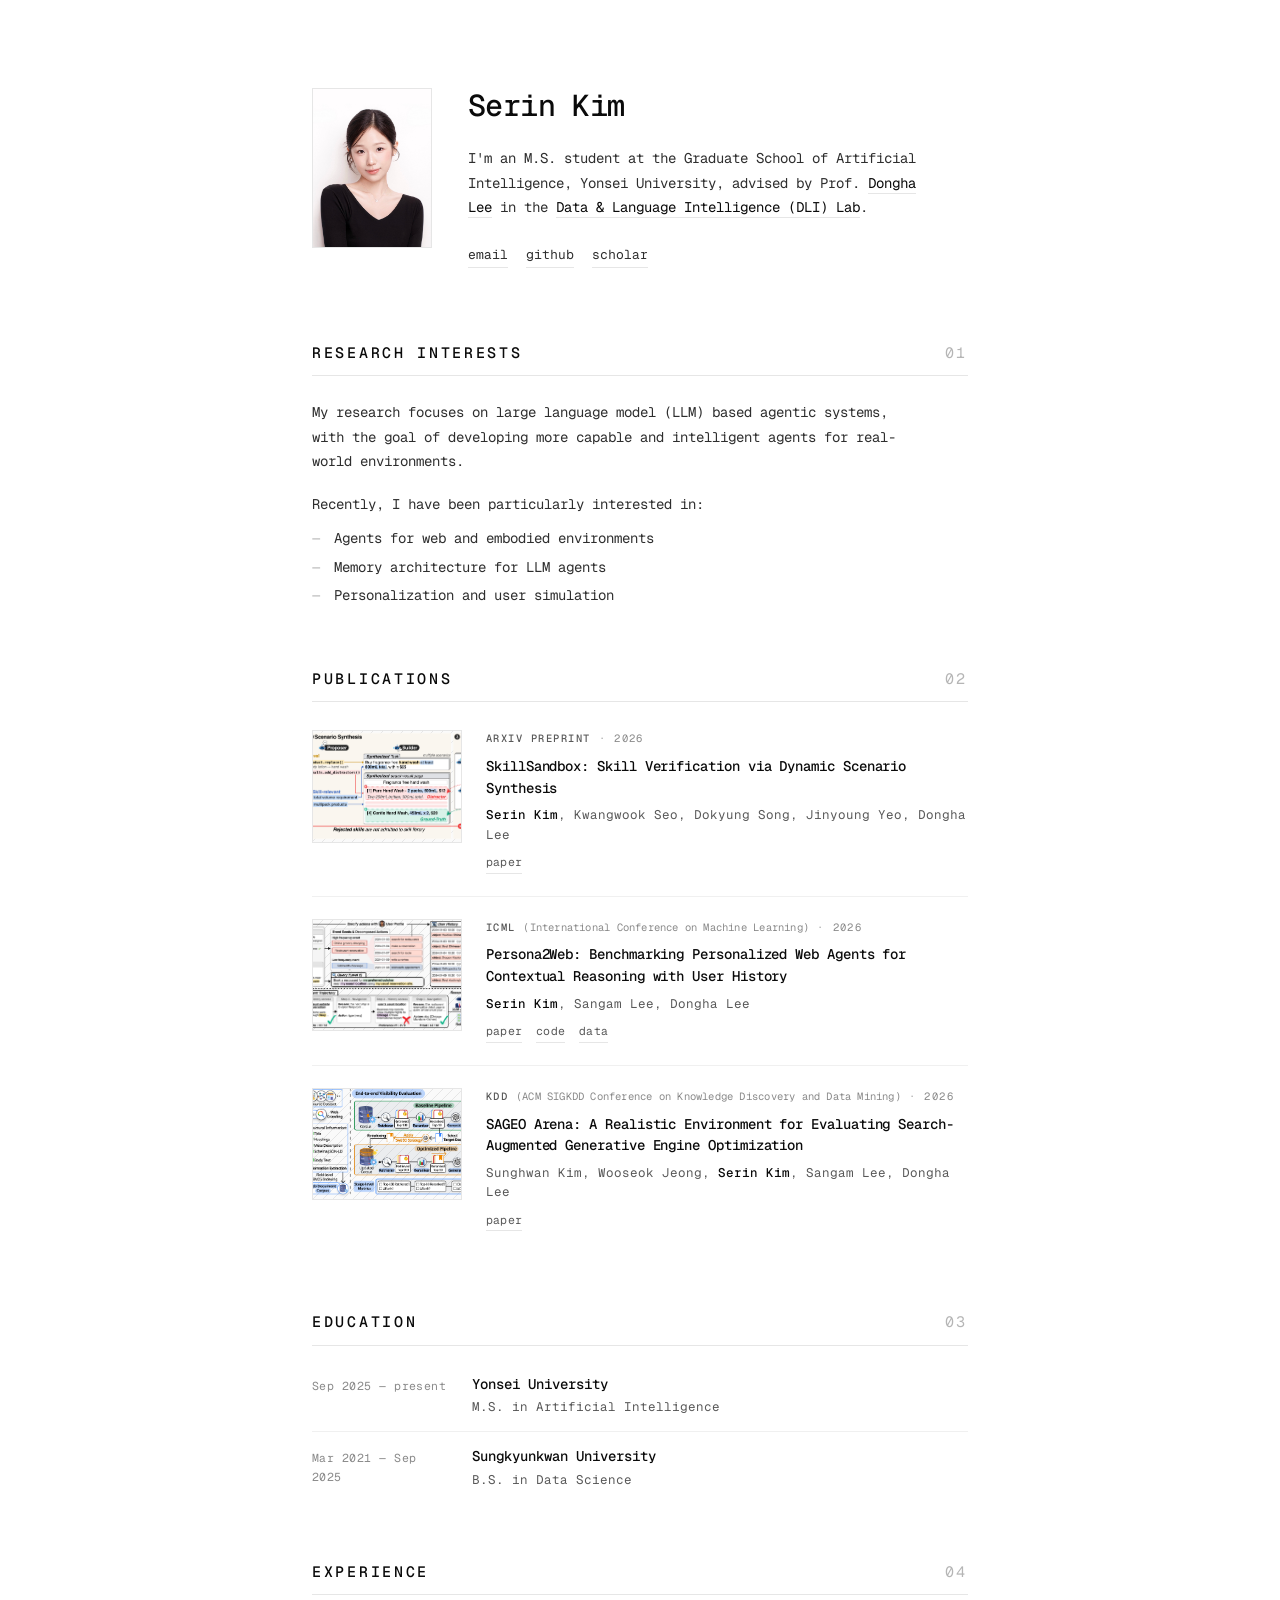
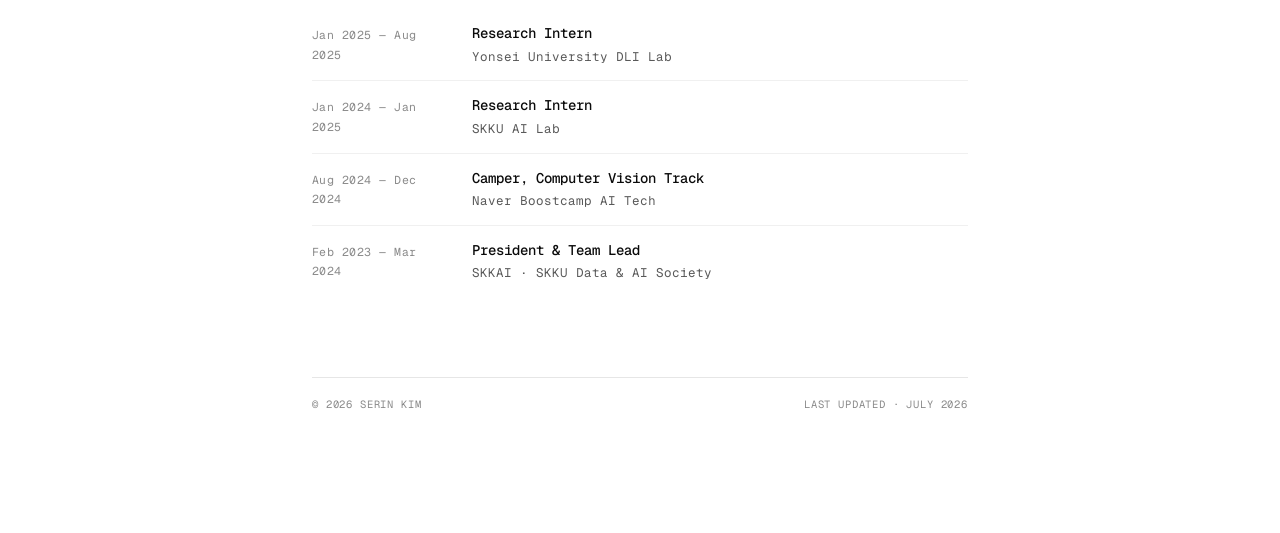
<file: index.html>
<!DOCTYPE html>
<html lang="en">
<head>
<meta charset="UTF-8" />
<meta name="viewport" content="width=device-width, initial-scale=1.0" />
<title>Serin Kim — AI Researcher</title>
<meta name="description" content="Personal page of Serin Kim, AI/NLP researcher working on personalized web agents and agent memory." />

<!-- Geist Mono only -->
<link rel="preconnect" href="https://fonts.googleapis.com" />
<link rel="preconnect" href="https://fonts.gstatic.com" crossorigin />
<link href="https://fonts.googleapis.com/css2?family=Geist+Mono:wght@300;400;500;600&display=swap" rel="stylesheet" />

<style>
  :root {
    --bg:        #FFFFFF;
    --ink:       #0A0A0A;
    --ink-2:     #2E2E2E;
    --ink-3:     #595959;
    --ink-4:     #8A8A8A;
    --ink-5:     #B5B5B5;
    --rule:      #E6E6E6;
    --rule-soft: #F0F0F0;
    --placeholder: #FAFAFA;
    --mono:      "Geist Mono", ui-monospace, "SF Mono", Menlo, monospace;
  }

  * { box-sizing: border-box; }
  html { scroll-behavior: smooth; }

  body {
    margin: 0;
    background: var(--bg);
    color: var(--ink);
    font-family: var(--mono);
    font-size: 14px;
    line-height: 1.7;
    font-weight: 400;
    -webkit-font-smoothing: antialiased;
    text-rendering: optimizeLegibility;
  }

  ::selection { background: var(--ink); color: var(--bg); }

  a {
    color: var(--ink);
    text-decoration: none;
    border-bottom: 1px solid var(--ink-5);
    padding-bottom: 1px;
    transition: border-color .15s ease, color .15s ease;
  }
  a:hover { border-bottom-color: var(--ink); }

  .wrap {
    max-width: 720px;
    margin: 0 auto;
    padding: 88px 32px 120px;
  }

  /* ============== HEADER ============== */
  header.hero {
    margin-bottom: 72px;
    display: grid;
    grid-template-columns: 120px 1fr;
    gap: 36px;
    align-items: start;
    animation: fade-up .6s ease both;
  }

  .hero-photo {
    width: 120px;
    height: 160px;
    border: 1px solid var(--rule);
    overflow: hidden;
    background: var(--placeholder);
    /* tiny placeholder pattern so the empty box looks intentional */
    background-image:
      linear-gradient(135deg, transparent 49.5%, var(--rule) 49.5% 50.5%, transparent 50.5%);
    background-size: 12px 12px;
    position: relative;
  }
  .hero-photo img {
    width: 100%;
    height: 100%;
    object-fit: cover;
    display: block;
  }

  h1.name {
    font-family: var(--mono);
    font-weight: 500;
    font-size: 30px;
    letter-spacing: -0.02em;
    line-height: 1.2;
    margin: 0 0 22px;
    color: var(--ink);
  }

  .tagline {
    font-size: 14px;
    line-height: 1.75;
    color: var(--ink-2);
    max-width: 56ch;
    margin: 0;
  }
  .tagline a {
    color: var(--ink);
    border-bottom: 1px solid var(--rule);
  }
  .tagline a:hover {
    border-bottom-color: var(--ink);
  }

  .links {
    margin-top: 24px;
    display: flex;
    flex-wrap: wrap;
    gap: 6px 18px;
    font-size: 13px;
  }
  .links a {
    border-bottom: 1px solid var(--rule);
    color: var(--ink-2);
  }
  .links a:hover { color: var(--ink); border-bottom-color: var(--ink); }

  /* ============== SECTIONS ============== */
  section {
    margin-bottom: 56px;
    animation: fade-up .6s ease both;
  }
  section:nth-of-type(1) { animation-delay: .08s; }
  section:nth-of-type(2) { animation-delay: .16s; }
  section:nth-of-type(3) { animation-delay: .24s; }
  section:nth-of-type(4) { animation-delay: .32s; }

  h2.section-title {
    font-family: var(--mono);
    font-size: 15px;
    font-weight: 500;
    letter-spacing: 0.18em;
    text-transform: uppercase;
    color: var(--ink);
    margin: 0 0 24px;
    padding-bottom: 10px;
    border-bottom: 1px solid var(--rule);
    display: flex;
    justify-content: space-between;
    align-items: baseline;
  }
  h2.section-title .num {
    color: var(--ink-5);
    font-weight: 400;
  }

  /* ============== RESEARCH INTERESTS ============== */
  .research-desc {
    font-size: 14px;
    line-height: 1.75;
    color: var(--ink-2);
    margin: 0 0 18px;
    width: 100%;
    max-width: none;
    text-wrap: pretty;
  }
  .research-desc-label {
    font-size: 14px;
    line-height: 1.75;
    color: var(--ink-2);
    margin: 0 0 8px;
  }

  .interest-list {
    list-style: none;
    margin: 0;
    padding: 0;
  }
  .interest-list li {
    font-size: 14px;
    line-height: 1.75;
    color: var(--ink-2);
    padding: 2px 0 2px 22px;
    position: relative;
  }
  .interest-list li::before {
    content: "—";
    position: absolute;
    left: 0;
    color: var(--ink-5);
    font-weight: 400;
  }

  /* ============== PUBLICATIONS ============== */
  .pub-list { list-style: none; margin: 0; padding: 0; }

  .pub {
    padding: 22px 0;
    border-bottom: 1px solid var(--rule-soft);
    display: grid;
    grid-template-columns: 150px 1fr;
    gap: 24px;
    align-items: start;
  }
  .pub:first-child { padding-top: 4px; }
  .pub:last-child { border-bottom: none; }

  .pub-figure {
    display: block;
    width: 150px;
    aspect-ratio: 4 / 3;
    border: 1px solid var(--rule);
    background: var(--placeholder);
    overflow: hidden;
    transition: border-color .2s ease;
    /* placeholder pattern */
    background-image:
      linear-gradient(135deg, transparent 49.5%, var(--rule) 49.5% 50.5%, transparent 50.5%);
    background-size: 10px 10px;
  }
  .pub-figure:hover { border-color: var(--ink-4); }
  .pub-figure img {
    width: 100%;
    height: 100%;
    object-fit: cover;
    display: block;
  }

  .pub-venue-tag {
    font-size: 10.5px;
    font-weight: 500;
    letter-spacing: 0.14em;
    text-transform: uppercase;
    color: var(--ink-3);
    margin: 0 0 8px;
    display: flex;
    align-items: center;
    gap: 8px;
    flex-wrap: wrap;
  }
  .pub-venue-tag .year {
    color: var(--ink-4);
    font-weight: 400;
  }
  .pub-venue-tag .venue-full {
    color: var(--ink-4);
    font-weight: 400;
    text-transform: none;
    letter-spacing: 0.02em;
  }
  .pub-venue-tag .dot {
    color: var(--ink-5);
  }

  .pub-title {
    font-size: 14px;
    font-weight: 500;
    line-height: 1.55;
    margin: 0 0 6px;
    color: var(--ink);
    letter-spacing: -0.005em;
  }
  .pub-title a {
    border-bottom: none;
    color: var(--ink);
  }
  .pub-title a:hover {
    border-bottom: 1px solid var(--ink);
  }

  .pub-authors {
    font-size: 12.5px;
    color: var(--ink-3);
    margin: 0 0 8px;
    line-height: 1.55;
  }
  .pub-authors strong {
    color: var(--ink);
    font-weight: 500;
  }
  .pub-authors a {
    color: inherit;
    border-bottom: none;
    padding-bottom: 0;
  }
  .pub-authors a:hover {
    border-bottom: 1px solid currentColor;
  }

  .pub-meta {
    font-size: 11.5px;
    color: var(--ink-4);
    display: flex;
    flex-wrap: wrap;
    gap: 4px 14px;
    letter-spacing: 0.02em;
  }
  .pub-meta a {
    border-bottom: 1px solid var(--rule);
    color: var(--ink-3);
  }
  .pub-meta a:hover { color: var(--ink); border-bottom-color: var(--ink); }

  .pub-status {
    display: inline-block;
    padding: 1px 7px;
    border: 1px solid var(--rule);
    font-size: 10px;
    font-weight: 400;
    letter-spacing: 0.08em;
    text-transform: uppercase;
    color: var(--ink-3);
    border-radius: 2px;
  }

  /* ============== EDUCATION & EXPERIENCE (shared) ============== */
  .row-list { list-style: none; margin: 0; padding: 0; }

  .row {
    display: grid;
    grid-template-columns: 140px 1fr;
    gap: 20px;
    padding: 14px 0;
    border-bottom: 1px solid var(--rule-soft);
  }
  .row:first-child { padding-top: 4px; }
  .row:last-child { border-bottom: none; }

  .row .when {
    font-size: 11.5px;
    color: var(--ink-4);
    letter-spacing: 0.04em;
    padding-top: 2px;
  }
  .row .what { font-size: 14px; line-height: 1.55; }
  .row .title {
    font-weight: 500;
    color: var(--ink);
  }
  .row .org {
    color: var(--ink-3);
    display: block;
    font-size: 12.5px;
    margin-top: 2px;
  }
  .row .note {
    display: block;
    color: var(--ink-4);
    font-size: 12px;
    margin-top: 4px;
  }

  /* ============== FOOTER ============== */
  footer {
    margin-top: 80px;
    padding-top: 18px;
    border-top: 1px solid var(--rule);
    display: flex;
    justify-content: space-between;
    font-size: 10.5px;
    letter-spacing: 0.08em;
    text-transform: uppercase;
    color: var(--ink-4);
  }

  /* ============== ANIMATIONS ============== */
  @keyframes fade-up {
    from { opacity: 0; transform: translateY(8px); }
    to   { opacity: 1; transform: translateY(0); }
  }

  /* ============== RESPONSIVE ============== */
  @media (max-width: 600px) {
    .wrap { padding: 56px 22px 80px; }

    header.hero {
      grid-template-columns: 1fr;
      gap: 24px;
    }
    .hero-photo {
      width: 96px;
      height: 128px;
    }

    .pub {
      grid-template-columns: 1fr;
      gap: 14px;
    }
    .pub-figure {
      width: 100%;
      max-width: 240px;
      aspect-ratio: 4 / 3;
    }

    .row { grid-template-columns: 1fr; gap: 4px; }
    footer { flex-direction: column; gap: 6px; }
  }
</style>
</head>

<body>
<div class="wrap">

  <!-- ============== HEADER ============== -->
  <header class="hero">
    <!-- Profile photo: replace src with your image path, e.g. "images/profile.jpg" -->
    <div class="hero-photo">
      <img src="images/profile.jpg" alt="Serin Kim" onerror="this.style.display='none'" />
    </div>

    <div class="hero-text">
      <h1 class="name">Serin Kim</h1>

      <p class="tagline">
        I'm an M.S. student at the Graduate School of Artificial Intelligence,
        Yonsei University, advised by Prof.
        <a href="https://scholar.google.com/citations?user=driVwKwAAAAJ" target="_blank" rel="noopener">Dongha Lee</a>
        in the
        <a href="https://dli.yonsei.ac.kr/" target="_blank" rel="noopener">Data &amp; Language Intelligence (DLI) Lab</a>.
      </p>

      <nav class="links">
        <a href="mailto:kimserin@yonsei.ac.kr">email</a>
        <a href="https://github.com/serin-kimm" target="_blank" rel="noopener">github</a>
        <a href="https://scholar.google.com/citations?user=Gxx8a3sAAAAJ" target="_blank" rel="noopener">scholar</a>
      </nav>
    </div>
  </header>

  <!-- ============== RESEARCH INTERESTS ============== -->
  <section class="research">
    <h2 class="section-title">Research Interests <span class="num">01</span></h2>

    <p class="research-desc">
      My research focuses on large language model (LLM) based agentic systems,
      with the goal of developing more capable and intelligent agents for
      real-world environments.
    </p>

    <p class="research-desc-label">Recently, I have been particularly interested in:</p>

    <ul class="interest-list">
      <li>Agents for web and embodied environments</li>
      <li>Memory architecture for LLM agents</li>
      <li>Personalization and user simulation</li>
    </ul>
  </section>

  <!-- ============== PUBLICATIONS ============== -->
  <section class="publications">
    <h2 class="section-title">Publications <span class="num">02</span></h2>

    <ul class="pub-list">

      <li class="pub">
        <a class="pub-figure" href="https://arxiv.org/abs/2610.10088" target="_blank" rel="noopener" aria-label="Read the SkillSandbox paper">
          <img src="figures/skillsandbox.png" alt="SkillSandbox framework overview" />
        </a>
        <div>
          <p class="pub-venue-tag">
            <span>arXiv preprint</span>
            <span class="dot">·</span>
            <span class="year">2026</span>
          </p>
          <h3 class="pub-title">
            <a href="https://arxiv.org/abs/2610.10088" target="_blank" rel="noopener">SkillSandbox: Skill Verification via Dynamic Scenario Synthesis</a>
          </h3>
          <p class="pub-authors">
            <strong>Serin Kim</strong>, Kwangwook Seo, Dokyung Song, Jinyoung Yeo, Dongha Lee
          </p>
          <div class="pub-meta">
            <a href="https://arxiv.org/abs/2610.10088" target="_blank" rel="noopener">paper</a>
          </div>
        </div>
      </li>

      <li class="pub">
        <!-- Teaser figure: replace src with your image path -->
        <a class="pub-figure" href="#" target="_blank" rel="noopener">
          <img src="figures/persona2web.png" alt="Persona2Web teaser" onerror="this.style.display='none'" />
        </a>
        <div>
          <p class="pub-venue-tag">
            <span>ICML <span class="venue-full">(International Conference on Machine Learning)</span></span>
            <span class="dot">·</span>
            <span class="year">2026</span>
          </p>
          <h3 class="pub-title">
            <a href="#">Persona2Web: Benchmarking Personalized Web Agents for Contextual Reasoning with User History</a>
          </h3>
          <p class="pub-authors">
            <strong>Serin Kim</strong>, Sangam Lee, Dongha Lee
          </p>
          <div class="pub-meta">
            <a href="https://arxiv.org/abs/2602.17003" target="_blank" rel="noopener">paper</a>
            <a href="https://github.com/serin-kimm/Persona2Web" target="_blank" rel="noopener">code</a>
            <a href="https://huggingface.co/datasets/yonsei-dli/Persona2Web" target="_blank" rel="noopener">data</a>
          </div>
        </div>
      </li>

      <li class="pub">
        <!-- Teaser figure: replace src with your image path -->
        <a class="pub-figure" href="https://arxiv.org/abs/2602.12187" target="_blank" rel="noopener">
          <img src="figures/sageo.png" alt="SAGEO Arena teaser" onerror="this.style.display='none'" />
        </a>
        <div>
          <p class="pub-venue-tag">
            <span>KDD <span class="venue-full">(ACM SIGKDD Conference on Knowledge Discovery and Data Mining)</span></span>
            <span class="dot">·</span>
            <span class="year">2026</span>
          </p>
          <h3 class="pub-title">
            <a href="https://arxiv.org/abs/2602.12187" target="_blank" rel="noopener">SAGEO Arena: A Realistic Environment for Evaluating Search-Augmented Generative Engine Optimization</a>
          </h3>
          <p class="pub-authors">
            Sunghwan Kim, Wooseok Jeong, <strong>Serin Kim</strong>, Sangam Lee, Dongha Lee
          </p>
          <div class="pub-meta">
            <a href="https://arxiv.org/abs/2602.12187" target="_blank" rel="noopener">paper</a>
          </div>
        </div>
      </li>

    </ul>
  </section>

  <!-- ============== EDUCATION ============== -->
  <section class="education">
    <h2 class="section-title">Education <span class="num">03</span></h2>

    <ul class="row-list">

      <li class="row">
        <div class="when">Sep 2025 — present</div>
        <div class="what">
          <span class="title">Yonsei University</span>
          <span class="org">M.S. in Artificial Intelligence</span>
        </div>
      </li>

      <li class="row">
        <div class="when">Mar 2021 — Sep 2025</div>
        <div class="what">
          <span class="title">Sungkyunkwan University</span>
          <span class="org">B.S. in Data Science</span>
        </div>
      </li>

    </ul>
  </section>

  <!-- ============== EXPERIENCE ============== -->
  <section class="experience">
    <h2 class="section-title">Experience <span class="num">04</span></h2>

    <ul class="row-list">

      <li class="row">
        <div class="when">Jan 2025 — Aug 2025</div>
        <div class="what">
          <span class="title">Research Intern</span>
          <span class="org">Yonsei University DLI Lab</span>
        </div>
      </li>

      <li class="row">
        <div class="when">Jan 2024 — Jan 2025</div>
        <div class="what">
          <span class="title">Research Intern</span>
          <span class="org">SKKU AI Lab</span>
        </div>
      </li>

      <li class="row">
        <div class="when">Aug 2024 — Dec 2024</div>
        <div class="what">
          <span class="title">Camper, Computer Vision Track</span>
          <span class="org">Naver Boostcamp AI Tech</span>
        </div>
      </li>

      <li class="row">
        <div class="when">Feb 2023 — Mar 2024</div>
        <div class="what">
          <span class="title">President &amp; Team Lead</span>
          <span class="org">SKKAI · SKKU Data &amp; AI Society</span>
        </div>
      </li>

    </ul>
  </section>

  <!-- ============== FOOTER ============== -->
  <footer>
    <span>© 2026 Serin Kim</span>
    <span>Last updated · July 2026</span>
  </footer>

</div>
</body>
</html>
</file>
